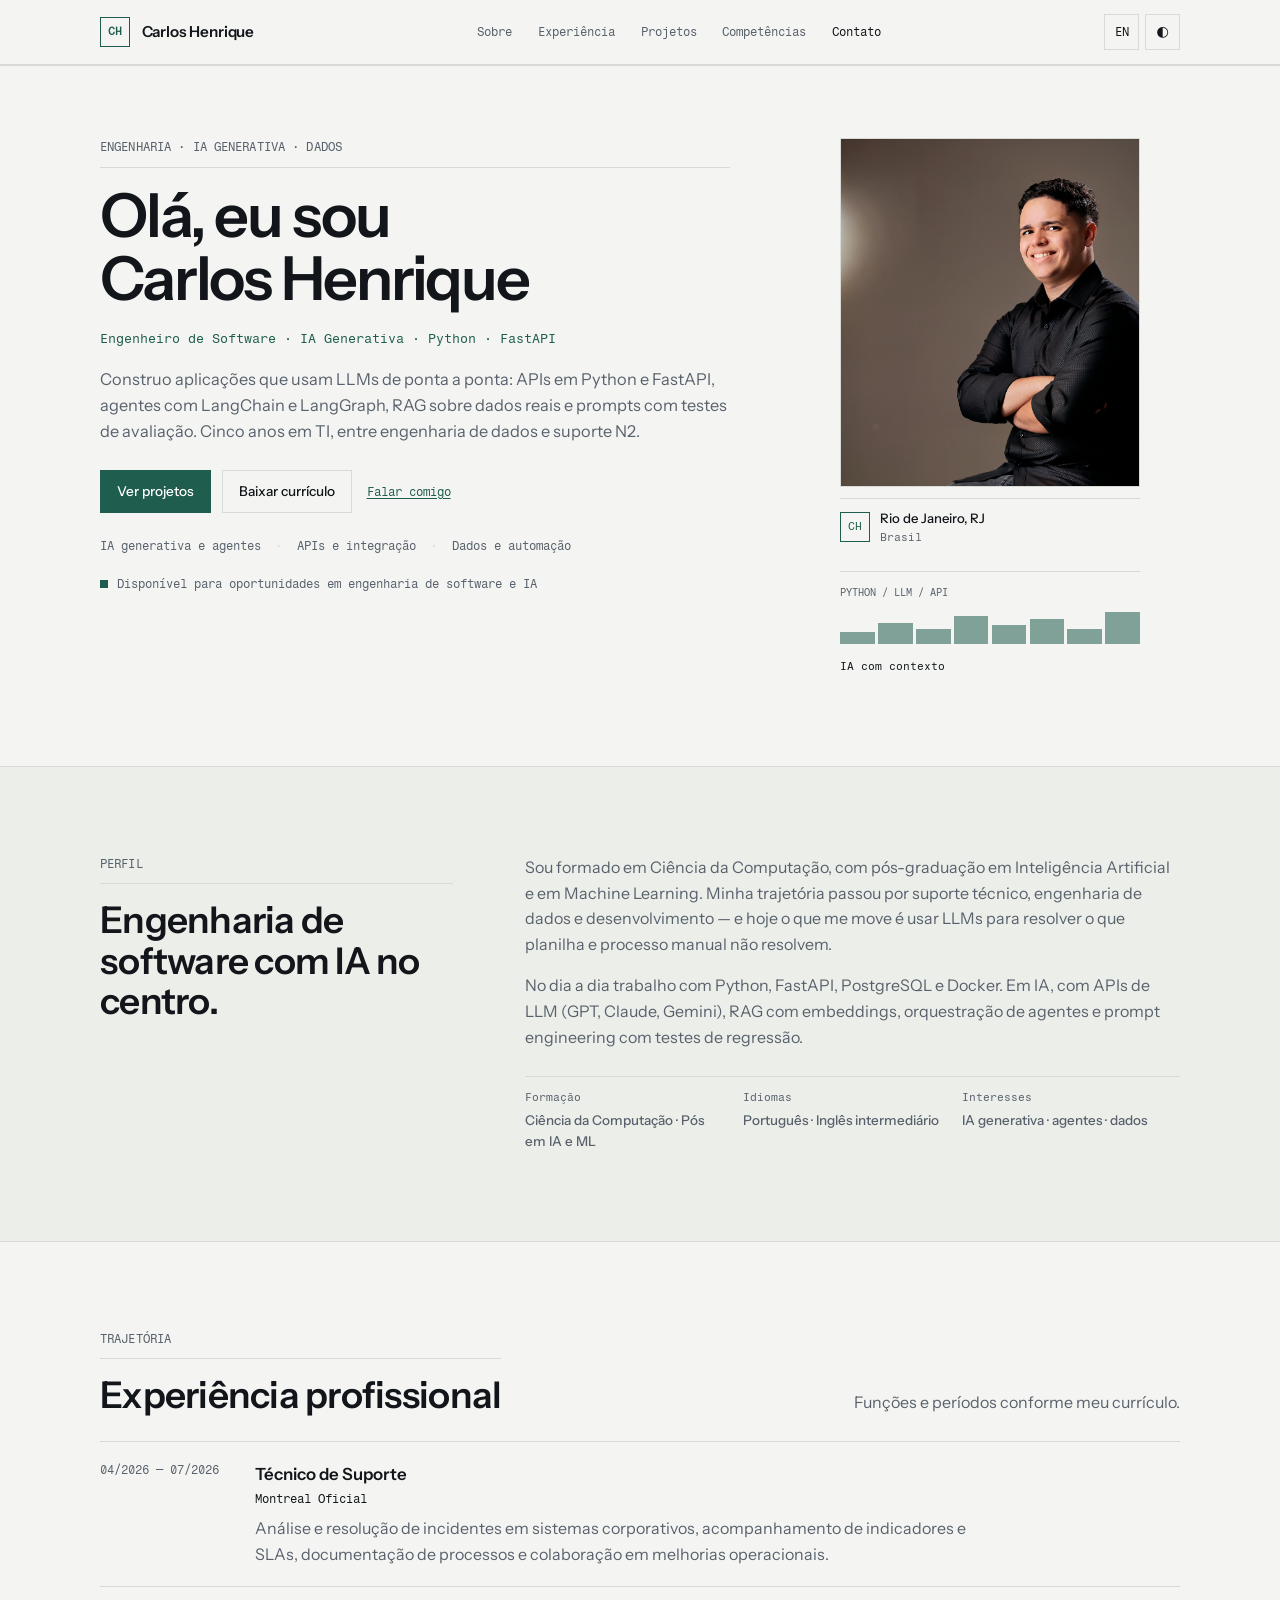
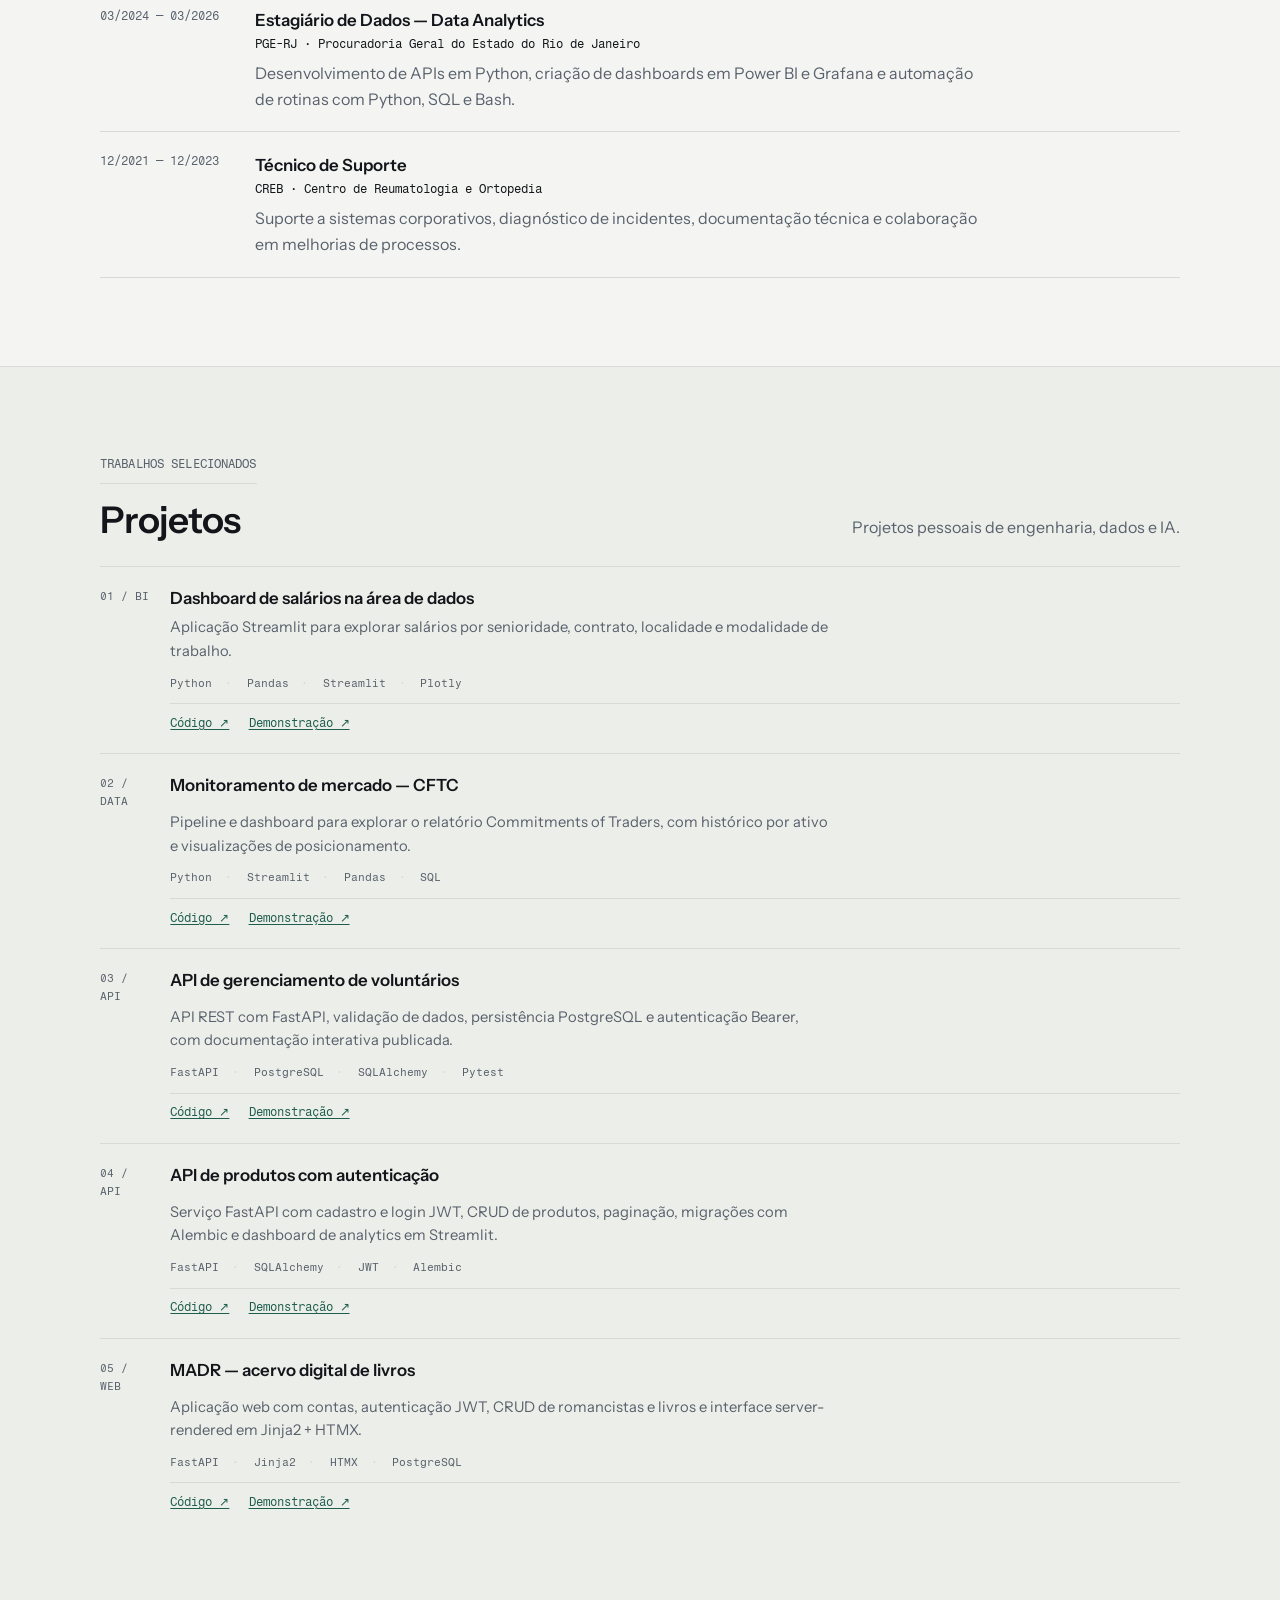
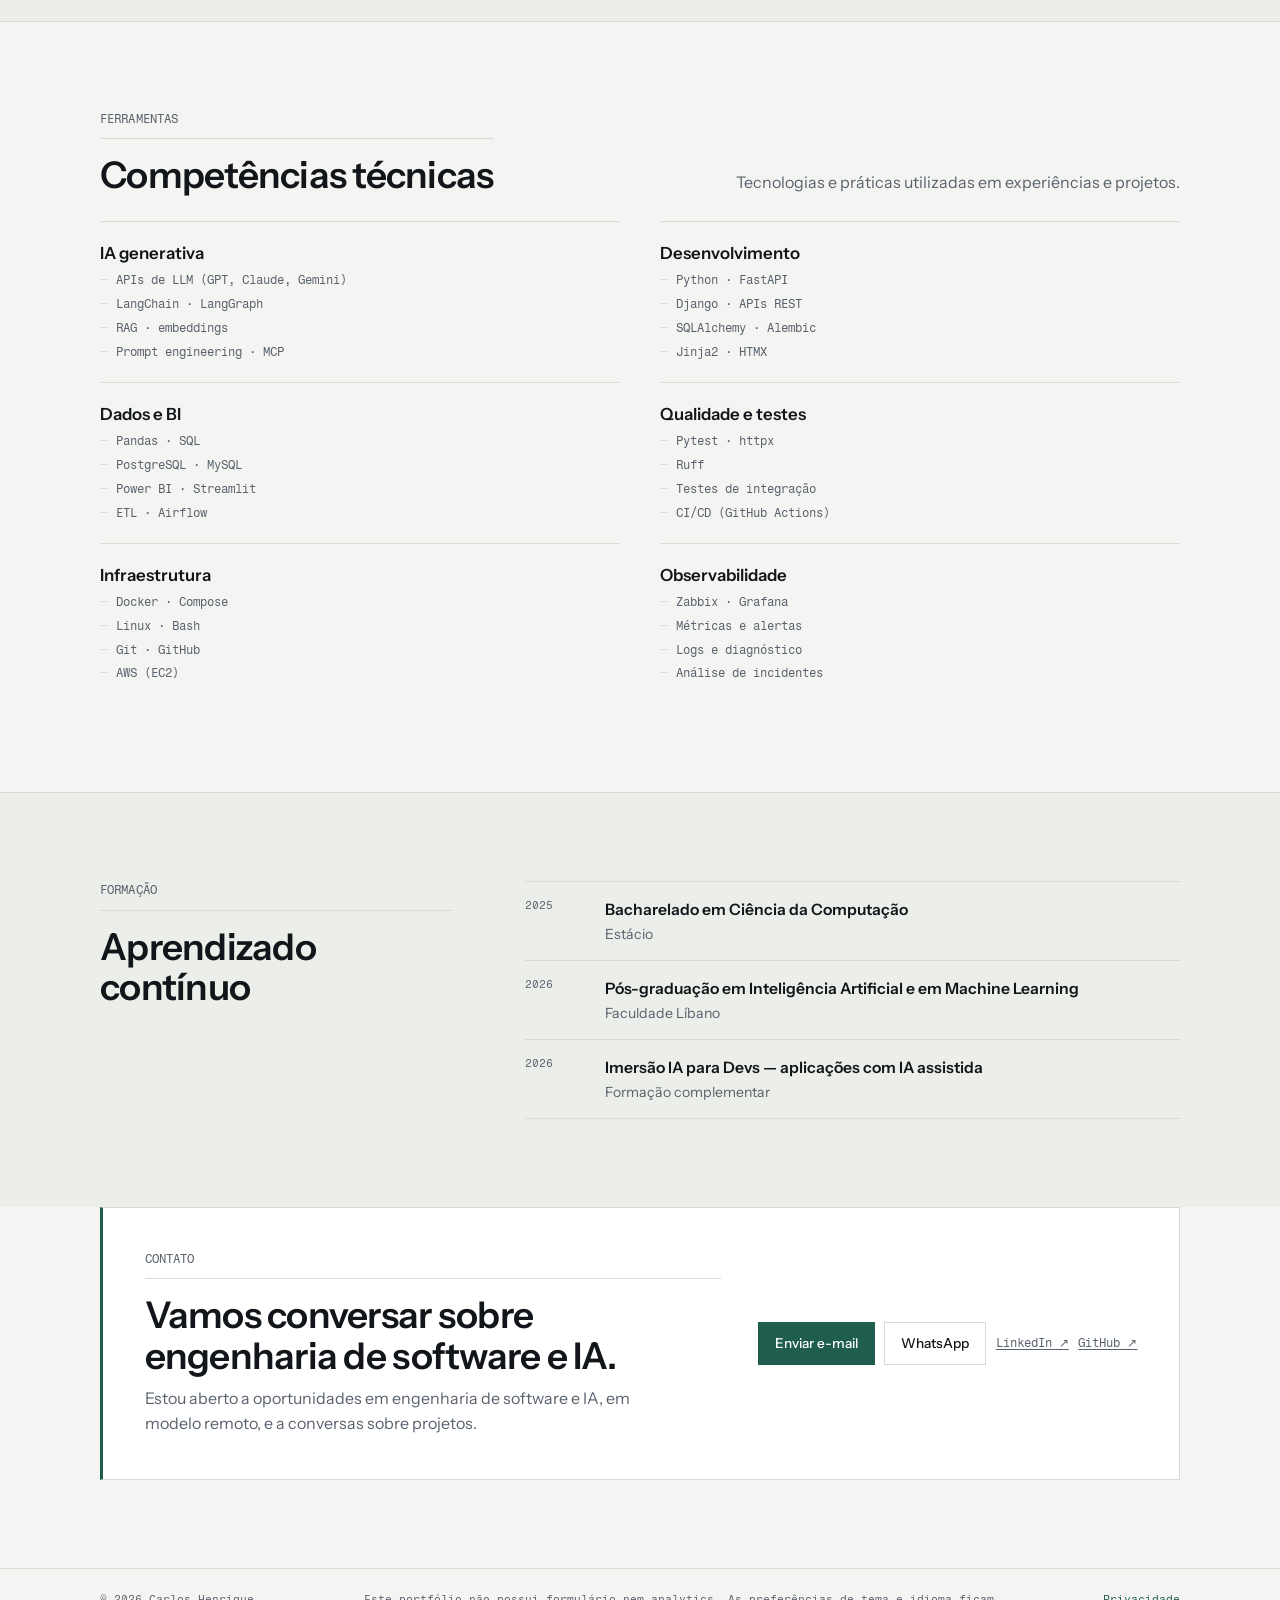
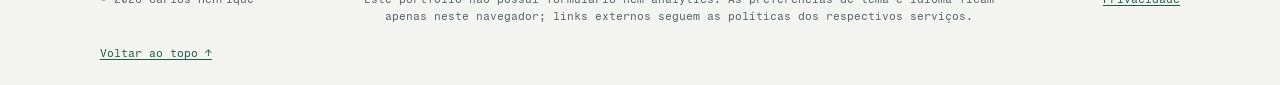
<file: index.html>
<!doctype html>
<html lang="pt-BR" data-theme="light">
<head>
  <meta charset="utf-8">
  <meta name="viewport" content="width=device-width, initial-scale=1">
  <meta name="color-scheme" content="light dark">
  <meta name="theme-color" content="#f4f5f2">
  <meta name="description" content="Portfólio de Carlos Henrique, engenheiro de software: IA generativa, Python, FastAPI, LLMs e dados, com projetos de APIs, automação e observabilidade." data-description-pt="Portfólio de Carlos Henrique, engenheiro de software: IA generativa, Python, FastAPI, LLMs e dados, com projetos de APIs, automação e observabilidade." data-description-en="Carlos Henrique's portfolio: a software engineer working with generative AI, Python, FastAPI, LLMs and data, with projects in APIs, automation and observability.">
  <meta name="robots" content="index,follow">
  <title data-pt="Carlos Henrique | Engenheiro de Software · IA Generativa" data-en="Carlos Henrique | Software Engineer · Generative AI">Carlos Henrique | Engenheiro de Software · IA Generativa</title>
  <link rel="canonical" href="https://carlos-henrique-junior.github.io/">
  <meta property="og:type" content="profile">
  <meta property="og:site_name" content="Carlos Henrique">
  <meta property="og:title" content="Carlos Henrique | Engenheiro de Software · IA Generativa">
  <meta property="og:description" content="Portfólio de Carlos Henrique, engenheiro de software: IA generativa, Python, FastAPI, LLMs e dados, com projetos de APIs, automação e observabilidade.">
  <meta property="og:url" content="https://carlos-henrique-junior.github.io/">
  <meta property="og:image" content="https://carlos-henrique-junior.github.io/assets/og-image.png">
  <meta property="og:image:type" content="image/png">
  <meta property="og:image:width" content="1200">
  <meta property="og:image:height" content="630">
  <meta property="og:image:alt" content="Carlos Henrique, engenheiro de software com foco em IA generativa, Python, FastAPI, LLMs e dados">
  <meta property="og:locale" content="pt_BR">
  <meta property="og:locale:alternate" content="en_US">
  <meta name="twitter:card" content="summary_large_image">
  <meta name="twitter:title" content="Carlos Henrique | Engenheiro de Software · IA Generativa">
  <meta name="twitter:description" content="Portfólio de Carlos Henrique, engenheiro de software: IA generativa, Python, FastAPI, LLMs e dados, com projetos de APIs, automação e observabilidade.">
  <meta name="twitter:image" content="https://carlos-henrique-junior.github.io/assets/og-image.png">
  <meta name="twitter:image:alt" content="Card do portfólio de Carlos Henrique">
  <script type="application/ld+json">
  {
    "@context": "https://schema.org",
    "@graph": [
      {
        "@type": "Person",
        "@id": "https://carlos-henrique-junior.github.io/#person",
        "name": "Carlos Henrique Costa da Silva Junior",
        "alternateName": "Carlos Henrique",
        "jobTitle": "Engenheiro de Software",
        "description": "Engenheiro de software com foco em IA generativa, Python, FastAPI, LLMs e dados.",
        "url": "https://carlos-henrique-junior.github.io/",
        "image": "https://carlos-henrique-junior.github.io/assets/og-image.png",
        "email": "mailto:chjunior05@gmail.com",
        "sameAs": [
          "https://github.com/Carlos-Henrique-Junior",
          "https://www.linkedin.com/in/carlos-henrique-junior"
        ],
        "knowsAbout": ["Inteligência artificial generativa", "Python", "FastAPI", "LLMs", "Engenharia de dados", "Observabilidade"],
        "alumniOf": {
          "@type": "CollegeOrUniversity",
          "name": "Universidade Estácio de Sá"
        }
      },
      {
        "@type": "WebSite",
        "@id": "https://carlos-henrique-junior.github.io/#website",
        "url": "https://carlos-henrique-junior.github.io/",
        "name": "Carlos Henrique — Portfólio",
        "inLanguage": "pt-BR",
        "publisher": { "@id": "https://carlos-henrique-junior.github.io/#person" }
      }
    ]
  }
  </script>
  <link rel="preload" href="assets/fonts/instrument-sans-latin.woff2" as="font" type="font/woff2" crossorigin>
  <link rel="preload" href="assets/fonts/fragment-mono-latin.woff2" as="font" type="font/woff2" crossorigin>
  <link rel="icon" type="image/svg+xml" href="assets/favicon.svg">
  <link rel="stylesheet" href="assets/css/styles.css">
  <script src="assets/js/app.js" defer></script>
</head>
<body>
  <a class="skip-link" href="#main" data-pt="Pular para o conteúdo" data-en="Skip to content">Pular para o conteúdo</a>
  <header class="site-header">
    <div class="container nav-shell">
      <a class="brand" href="#home" aria-label="Carlos Henrique — início" data-aria-pt="Carlos Henrique — início" data-aria-en="Carlos Henrique — home">
        <span class="brand-mark" aria-hidden="true">CH</span>
        <span class="brand-name">Carlos Henrique</span>
      </a>
      <nav id="main-nav" class="main-nav" aria-label="Navegação principal" data-aria-pt="Navegação principal" data-aria-en="Primary navigation">
        <a href="#about" data-pt="Sobre" data-en="About">Sobre</a>
        <a href="#experience" data-pt="Experiência" data-en="Experience">Experiência</a>
        <a href="#projects" data-pt="Projetos" data-en="Projects">Projetos</a>
        <a href="#skills" data-pt="Competências" data-en="Skills">Competências</a>
        <a class="nav-contact" href="#contact" data-pt="Contato" data-en="Contact">Contato</a>
      </nav>
      <div class="nav-tools">
        <button id="language-toggle" class="icon-button language-button" type="button" aria-label="Mudar idioma para inglês">EN</button>
        <button id="theme-toggle" class="icon-button" type="button" aria-label="Ativar tema escuro" aria-pressed="false">
          <span class="theme-glyph" aria-hidden="true">◐</span>
        </button>
      </div>
    </div>
  </header>

  <main id="main" tabindex="-1">
    <section id="home" class="hero section-shell">
      <div class="container hero-grid">
        <div class="hero-copy">
          <p class="eyebrow" data-pt="ENGENHARIA · IA GENERATIVA · DADOS" data-en="ENGINEERING · GENERATIVE AI · DATA">ENGENHARIA · IA GENERATIVA · DADOS</p>
          <h1><span data-pt="Olá, eu sou" data-en="Hello, I'm">Olá, eu sou</span><br><strong>Carlos Henrique</strong></h1>
          <p class="role-line" data-pt="Engenheiro de Software · IA Generativa · Python · FastAPI" data-en="Software Engineer · Generative AI · Python · FastAPI">Engenheiro de Software · IA Generativa · Python · FastAPI</p>
          <p class="hero-summary" data-pt="Construo aplicações que usam LLMs de ponta a ponta: APIs em Python e FastAPI, agentes com LangChain e LangGraph, RAG sobre dados reais e prompts com testes de avaliação. Cinco anos em TI, entre engenharia de dados e suporte N2." data-en="I build applications that put LLMs to work end to end: Python and FastAPI APIs, agents with LangChain and LangGraph, RAG over real data, and prompts backed by evaluation tests. Five years in IT, across data engineering and N2 support.">Construo aplicações que usam LLMs de ponta a ponta: APIs em Python e FastAPI, agentes com LangChain e LangGraph, RAG sobre dados reais e prompts com testes de avaliação. Cinco anos em TI, entre engenharia de dados e suporte N2.</p>
          <div class="hero-actions">
            <a class="button button-primary" href="#projects" data-pt="Ver projetos" data-en="Explore projects">Ver projetos</a>
            <a class="button button-secondary" href="CV_Carlos_Henrique_AI_Engineer.pdf" download>
              <span data-pt="Baixar currículo" data-en="Download résumé">Baixar currículo</span>
            </a>
            <a class="text-link" href="#contact" data-pt="Falar comigo" data-en="Contact me">Falar comigo</a>
          </div>
          <ul class="focus-list" aria-label="Áreas de atuação" data-aria-pt="Áreas de atuação" data-aria-en="Areas of focus">
            <li data-pt="IA generativa e agentes" data-en="Generative AI and agents">IA generativa e agentes</li>
            <li data-pt="APIs e integração" data-en="APIs and integration">APIs e integração</li>
            <li data-pt="Dados e automação" data-en="Data and automation">Dados e automação</li>
          </ul>
          <p class="availability"><span class="availability-dot" aria-hidden="true"></span><span data-pt="Disponível para oportunidades em engenharia de software e IA" data-en="Open to software engineering and AI opportunities">Disponível para oportunidades em engenharia de software e IA</span></p>
        </div>
        <figure class="profile-figure">
          <div class="photo-frame">
            <img src="img/foto.jpg" alt="Foto de Carlos Henrique" data-alt-pt="Foto de Carlos Henrique" data-alt-en="Photo of Carlos Henrique" width="420" height="520" fetchpriority="high">
          </div>
          <figcaption class="profile-caption">
            <span class="caption-mark" aria-hidden="true">CH</span>
            <span><strong>Rio de Janeiro, RJ</strong><small data-pt="Brasil" data-en="Brazil">Brasil</small></span>
          </figcaption>
          <div class="data-card" aria-hidden="true">
            <span class="data-card-label">PYTHON / LLM / API</span>
            <span class="data-card-bars"><i></i><i></i><i></i><i></i><i></i><i></i><i></i><i></i></span>
            <span class="data-card-caption" data-pt="IA com contexto" data-en="AI with context">IA com contexto</span>
          </div>
        </figure>
      </div>
    </section>

    <section id="about" class="section-shell section-muted">
      <div class="container section-grid">
        <div class="section-heading">
          <p class="eyebrow" data-pt="PERFIL" data-en="PROFILE">PERFIL</p>
          <h2 data-pt="Engenharia de software com IA no centro." data-en="Software engineering with AI at the center.">Engenharia de software com IA no centro.</h2>
        </div>
        <div class="section-copy">
          <p data-pt="Sou formado em Ciência da Computação, com pós-graduação em Inteligência Artificial e em Machine Learning. Minha trajetória passou por suporte técnico, engenharia de dados e desenvolvimento — e hoje o que me move é usar LLMs para resolver o que planilha e processo manual não resolvem." data-en="I hold a degree in Computer Science and postgraduate studies in Artificial Intelligence and Machine Learning. My path went through technical support, data engineering, and software development — and what drives me today is using LLMs to solve what spreadsheets and manual processes cannot.">Sou formado em Ciência da Computação, com pós-graduação em Inteligência Artificial e em Machine Learning. Minha trajetória passou por suporte técnico, engenharia de dados e desenvolvimento — e hoje o que me move é usar LLMs para resolver o que planilha e processo manual não resolvem.</p>
          <p data-pt="No dia a dia trabalho com Python, FastAPI, PostgreSQL e Docker. Em IA, com APIs de LLM (GPT, Claude, Gemini), RAG com embeddings, orquestração de agentes e prompt engineering com testes de regressão." data-en="Day to day I work with Python, FastAPI, PostgreSQL, and Docker. In AI, with LLM APIs (GPT, Claude, Gemini), RAG with embeddings, agent orchestration, and prompt engineering backed by regression tests.">No dia a dia trabalho com Python, FastAPI, PostgreSQL e Docker. Em IA, com APIs de LLM (GPT, Claude, Gemini), RAG com embeddings, orquestração de agentes e prompt engineering com testes de regressão.</p>
          <div class="fact-row">
            <div><span class="fact-label" data-pt="Formação" data-en="Education">Formação</span><strong data-pt="Ciência da Computação · Pós em IA e ML" data-en="Computer Science · Postgrad in AI and ML">Ciência da Computação · Pós em IA e ML</strong></div>
            <div><span class="fact-label" data-pt="Idiomas" data-en="Languages">Idiomas</span><strong data-pt="Português · Inglês intermediário" data-en="Portuguese · Intermediate English">Português · Inglês intermediário</strong></div>
            <div><span class="fact-label" data-pt="Interesses" data-en="Interests">Interesses</span><strong data-pt="IA generativa · agentes · dados" data-en="Generative AI · agents · data">IA generativa · agentes · dados</strong></div>
          </div>
        </div>
      </div>
    </section>

    <section id="experience" class="section-shell">
      <div class="container">
        <div class="section-title-row">
          <div><p class="eyebrow" data-pt="TRAJETÓRIA" data-en="CAREER">TRAJETÓRIA</p><h2 data-pt="Experiência profissional" data-en="Professional experience">Experiência profissional</h2></div>
          <p data-pt="Funções e períodos conforme meu currículo." data-en="Roles and dates as listed in my résumé.">Funções e períodos conforme meu currículo.</p>
        </div>
        <div class="experience-list">
          <article class="experience-item">
            <div class="experience-date">04/2026 — 07/2026</div>
            <div class="experience-body"><h3 data-pt="Técnico de Suporte" data-en="Support Technician">Técnico de Suporte</h3><p class="company">Montreal Oficial</p><p data-pt="Análise e resolução de incidentes em sistemas corporativos, acompanhamento de indicadores e SLAs, documentação de processos e colaboração em melhorias operacionais." data-en="Analyzed and resolved incidents in corporate systems, monitored operational indicators and SLAs, documented processes, and collaborated on operational improvements.">Análise e resolução de incidentes em sistemas corporativos, acompanhamento de indicadores e SLAs, documentação de processos e colaboração em melhorias operacionais.</p></div>
          </article>
          <article class="experience-item">
            <div class="experience-date">03/2024 — 03/2026</div>
            <div class="experience-body"><h3 data-pt="Estagiário de Dados — Data Analytics" data-en="Data Analytics Intern">Estagiário de Dados — Data Analytics</h3><p class="company">PGE-RJ · Procuradoria Geral do Estado do Rio de Janeiro</p><p data-pt="Desenvolvimento de APIs em Python, criação de dashboards em Power BI e Grafana e automação de rotinas com Python, SQL e Bash." data-en="Developed Python APIs, built Power BI and Grafana dashboards, and automated workflows with Python, SQL, and Bash.">Desenvolvimento de APIs em Python, criação de dashboards em Power BI e Grafana e automação de rotinas com Python, SQL e Bash.</p></div>
          </article>
          <article class="experience-item">
            <div class="experience-date">12/2021 — 12/2023</div>
            <div class="experience-body"><h3 data-pt="Técnico de Suporte" data-en="Support Technician">Técnico de Suporte</h3><p class="company">CREB · Centro de Reumatologia e Ortopedia</p><p data-pt="Suporte a sistemas corporativos, diagnóstico de incidentes, documentação técnica e colaboração em melhorias de processos." data-en="Supported corporate systems, diagnosed incidents, documented technical processes, and collaborated on process improvements.">Suporte a sistemas corporativos, diagnóstico de incidentes, documentação técnica e colaboração em melhorias de processos.</p></div>
          </article>
        </div>
      </div>
    </section>

    <section id="projects" class="section-shell section-muted">
      <div class="container">
        <div class="section-title-row">
          <div><p class="eyebrow" data-pt="TRABALHOS SELECIONADOS" data-en="SELECTED WORK">TRABALHOS SELECIONADOS</p><h2 data-pt="Projetos" data-en="Projects">Projetos</h2></div>
          <p data-pt="Projetos pessoais de engenharia, dados e IA." data-en="Personal projects across engineering, data, and AI.">Projetos pessoais de engenharia, dados e IA.</p>
        </div>
        <div class="project-grid">
          <article class="project-card">
            <p class="project-index">01 / BI</p><h3 data-pt="Dashboard de salários na área de dados" data-en="Data salaries dashboard">Dashboard de salários na área de dados</h3>
            <p data-pt="Aplicação Streamlit para explorar salários por senioridade, contrato, localidade e modalidade de trabalho." data-en="A Streamlit app for exploring salaries by seniority, contract, location, and work setting.">Aplicação Streamlit para explorar salários por senioridade, contrato, localidade e modalidade de trabalho.</p>
            <ul class="tag-list"><li>Python</li><li>Pandas</li><li>Streamlit</li><li>Plotly</li></ul>
            <div class="project-links"><a href="https://github.com/Carlos-Henrique-Junior/Dashboard_de_Salarios_Area_de_Dados" target="_blank" rel="noopener noreferrer" data-pt="Código ↗" data-en="Source ↗">Código ↗</a><a href="https://salarios.lemostech.dev.br" target="_blank" rel="noopener noreferrer" data-pt="Demonstração ↗" data-en="Demo ↗">Demonstração ↗</a></div>
          </article>
          <article class="project-card">
            <p class="project-index">02 / DATA</p><h3 data-pt="Monitoramento de mercado — CFTC" data-en="CFTC market monitoring">Monitoramento de mercado — CFTC</h3>
            <p data-pt="Pipeline e dashboard para explorar o relatório Commitments of Traders, com histórico por ativo e visualizações de posicionamento." data-en="A pipeline and dashboard for exploring Commitments of Traders data, with asset history and positioning visualizations.">Pipeline e dashboard para explorar o relatório Commitments of Traders, com histórico por ativo e visualizações de posicionamento.</p>
            <ul class="tag-list"><li>Python</li><li>Streamlit</li><li>Pandas</li><li>SQL</li></ul>
            <div class="project-links"><a href="https://github.com/Carlos-Henrique-Junior/monitoramento-cftc" target="_blank" rel="noopener noreferrer" data-pt="Código ↗" data-en="Source ↗">Código ↗</a><a href="https://cftc.lemostech.dev.br" target="_blank" rel="noopener noreferrer" data-pt="Demonstração ↗" data-en="Demo ↗">Demonstração ↗</a></div>
          </article>
          <article class="project-card">
            <p class="project-index">03 / API</p><h3 data-pt="API de gerenciamento de voluntários" data-en="Volunteer management API">API de gerenciamento de voluntários</h3>
            <p data-pt="API REST com FastAPI, validação de dados, persistência PostgreSQL e autenticação Bearer, com documentação interativa publicada." data-en="A REST API built with FastAPI, data validation, PostgreSQL persistence, and Bearer authentication, with interactive documentation published.">API REST com FastAPI, validação de dados, persistência PostgreSQL e autenticação Bearer, com documentação interativa publicada.</p>
            <ul class="tag-list"><li>FastAPI</li><li>PostgreSQL</li><li>SQLAlchemy</li><li>Pytest</li></ul>
            <div class="project-links"><a href="https://github.com/Carlos-Henrique-Junior/desafio-backend-voluntarios" target="_blank" rel="noopener noreferrer" data-pt="Código ↗" data-en="Source ↗">Código ↗</a><a href="https://desafio.lemostech.dev.br/docs" target="_blank" rel="noopener noreferrer" data-pt="Demonstração ↗" data-en="Demo ↗">Demonstração ↗</a></div>
          </article>
          <article class="project-card">
            <p class="project-index">04 / API</p><h3 data-pt="API de produtos com autenticação" data-en="Products API with authentication">API de produtos com autenticação</h3>
            <p data-pt="Serviço FastAPI com cadastro e login JWT, CRUD de produtos, paginação, migrações com Alembic e dashboard de analytics em Streamlit." data-en="A FastAPI service with JWT signup and login, product CRUD, pagination, Alembic migrations, and a Streamlit analytics dashboard.">Serviço FastAPI com cadastro e login JWT, CRUD de produtos, paginação, migrações com Alembic e dashboard de analytics em Streamlit.</p>
            <ul class="tag-list"><li>FastAPI</li><li>SQLAlchemy</li><li>JWT</li><li>Alembic</li></ul>
            <div class="project-links"><a href="https://github.com/Carlos-Henrique-Junior/products-api" target="_blank" rel="noopener noreferrer" data-pt="Código ↗" data-en="Source ↗">Código ↗</a><a href="https://products.lemostech.dev.br/docs" target="_blank" rel="noopener noreferrer" data-pt="Demonstração ↗" data-en="Demo ↗">Demonstração ↗</a></div>
          </article>
          <article class="project-card">
            <p class="project-index">05 / WEB</p><h3 data-pt="MADR — acervo digital de livros" data-en="MADR — digital book catalog">MADR — acervo digital de livros</h3>
            <p data-pt="Aplicação web com contas, autenticação JWT, CRUD de romancistas e livros e interface server-rendered em Jinja2 + HTMX." data-en="A web application with accounts, JWT authentication, author and book CRUD, and a server-rendered Jinja2 + HTMX interface.">Aplicação web com contas, autenticação JWT, CRUD de romancistas e livros e interface server-rendered em Jinja2 + HTMX.</p>
            <ul class="tag-list"><li>FastAPI</li><li>Jinja2</li><li>HTMX</li><li>PostgreSQL</li></ul>
            <div class="project-links"><a href="https://github.com/Carlos-Henrique-Junior/madr" target="_blank" rel="noopener noreferrer" data-pt="Código ↗" data-en="Source ↗">Código ↗</a><a href="https://madr.lemostech.dev.br" target="_blank" rel="noopener noreferrer" data-pt="Demonstração ↗" data-en="Demo ↗">Demonstração ↗</a></div>
          </article>
        </div>
      </div>
    </section>

    <section id="skills" class="section-shell">
      <div class="container">
        <div class="section-title-row"><div><p class="eyebrow" data-pt="FERRAMENTAS" data-en="TOOLS">FERRAMENTAS</p><h2 data-pt="Competências técnicas" data-en="Technical skills">Competências técnicas</h2></div><p data-pt="Tecnologias e práticas utilizadas em experiências e projetos." data-en="Technologies and practices used across work and projects.">Tecnologias e práticas utilizadas em experiências e projetos.</p></div>
        <div class="skills-grid">
          <article class="skill-card"><h3 data-pt="IA generativa" data-en="Generative AI">IA generativa</h3><ul><li>APIs de LLM (GPT, Claude, Gemini)</li><li>LangChain · LangGraph</li><li>RAG · embeddings</li><li>Prompt engineering · MCP</li></ul></article>
          <article class="skill-card"><h3 data-pt="Desenvolvimento" data-en="Development">Desenvolvimento</h3><ul><li>Python · FastAPI</li><li>Django · APIs REST</li><li>SQLAlchemy · Alembic</li><li>Jinja2 · HTMX</li></ul></article>
          <article class="skill-card"><h3 data-pt="Dados e BI" data-en="Data and BI">Dados e BI</h3><ul><li>Pandas · SQL</li><li>PostgreSQL · MySQL</li><li>Power BI · Streamlit</li><li>ETL · Airflow</li></ul></article>
          <article class="skill-card"><h3 data-pt="Qualidade e testes" data-en="Quality and testing">Qualidade e testes</h3><ul><li>Pytest · httpx</li><li>Ruff</li><li>Testes de integração</li><li>CI/CD (GitHub Actions)</li></ul></article>
          <article class="skill-card"><h3 data-pt="Infraestrutura" data-en="Infrastructure">Infraestrutura</h3><ul><li>Docker · Compose</li><li>Linux · Bash</li><li>Git · GitHub</li><li>AWS (EC2)</li></ul></article>
          <article class="skill-card"><h3 data-pt="Observabilidade" data-en="Observability">Observabilidade</h3><ul><li>Zabbix · Grafana</li><li>Métricas e alertas</li><li>Logs e diagnóstico</li><li>Análise de incidentes</li></ul></article>
        </div>
      </div>
    </section>

    <section id="education" class="section-shell section-muted">
      <div class="container section-grid">
        <div class="section-heading"><p class="eyebrow" data-pt="FORMAÇÃO" data-en="EDUCATION">FORMAÇÃO</p><h2 data-pt="Aprendizado contínuo" data-en="Continuous learning">Aprendizado contínuo</h2></div>
        <div class="education-list">
          <article><span>2025</span><div><h3 data-pt="Bacharelado em Ciência da Computação" data-en="BSc in Computer Science">Bacharelado em Ciência da Computação</h3><p>Estácio</p></div></article>
          <article><span>2026</span><div><h3 data-pt="Pós-graduação em Inteligência Artificial e em Machine Learning" data-en="Postgraduate studies in Artificial Intelligence and Machine Learning">Pós-graduação em Inteligência Artificial e em Machine Learning</h3><p>Faculdade Líbano</p></div></article>
          <article><span>2026</span><div><h3 data-pt="Imersão IA para Devs — aplicações com IA assistida" data-en="AI for Developers immersion — AI-assisted applications">Imersão IA para Devs — aplicações com IA assistida</h3><p data-pt="Formação complementar" data-en="Additional training">Formação complementar</p></div></article>
        </div>
      </div>
    </section>

    <section id="contact" class="section-shell contact-section">
      <div class="container contact-panel">
        <div><p class="eyebrow" data-pt="CONTATO" data-en="CONTACT">CONTATO</p><h2 data-pt="Vamos conversar sobre engenharia de software e IA." data-en="Let's talk about software engineering and AI.">Vamos conversar sobre engenharia de software e IA.</h2><p data-pt="Estou aberto a oportunidades em engenharia de software e IA, em modelo remoto, e a conversas sobre projetos." data-en="I'm open to software engineering and AI opportunities, remote, and to conversations about projects.">Estou aberto a oportunidades em engenharia de software e IA, em modelo remoto, e a conversas sobre projetos.</p></div>
        <div class="contact-links">
          <a class="button button-light" href="mailto:chjunior05@gmail.com" aria-label="Enviar e-mail para Carlos Henrique" data-aria-pt="Enviar e-mail para Carlos Henrique" data-aria-en="Email Carlos Henrique"><span data-pt="Enviar e-mail" data-en="Send an email">Enviar e-mail</span></a>
          <a class="button button-outline" href="https://wa.me/5521988835047" target="_blank" rel="noopener noreferrer"><span data-pt="WhatsApp" data-en="WhatsApp">WhatsApp</span></a>
          <a class="contact-social" href="https://www.linkedin.com/in/carlos-henrique-junior" target="_blank" rel="noopener noreferrer">LinkedIn ↗</a>
          <a class="contact-social" href="https://github.com/Carlos-Henrique-Junior" target="_blank" rel="noopener noreferrer">GitHub ↗</a>
        </div>
      </div>
    </section>
  </main>

  <footer class="site-footer">
    <div class="container footer-row">
      <p>© <span id="current-year"></span> Carlos Henrique</p>
      <p class="privacy-note" data-pt="Este portfólio não possui formulário nem analytics. As preferências de tema e idioma ficam apenas neste navegador; links externos seguem as políticas dos respectivos serviços." data-en="This portfolio has no forms or analytics. Theme and language preferences stay in this browser; external links are governed by the providers' policies.">Este portfólio não possui formulário nem analytics. As preferências de tema e idioma ficam apenas neste navegador; links externos seguem as políticas dos respectivos serviços.</p>
      <a href="privacidade.html" data-pt="Privacidade" data-en="Privacy">Privacidade</a>
      <a href="#home" data-pt="Voltar ao topo ↑" data-en="Back to top ↑">Voltar ao topo ↑</a>
    </div>
  </footer>
  <noscript><p class="noscript-note">O conteúdo principal permanece disponível; controles de tema e idioma precisam de JavaScript.</p></noscript>
</body>
</html>
</file>
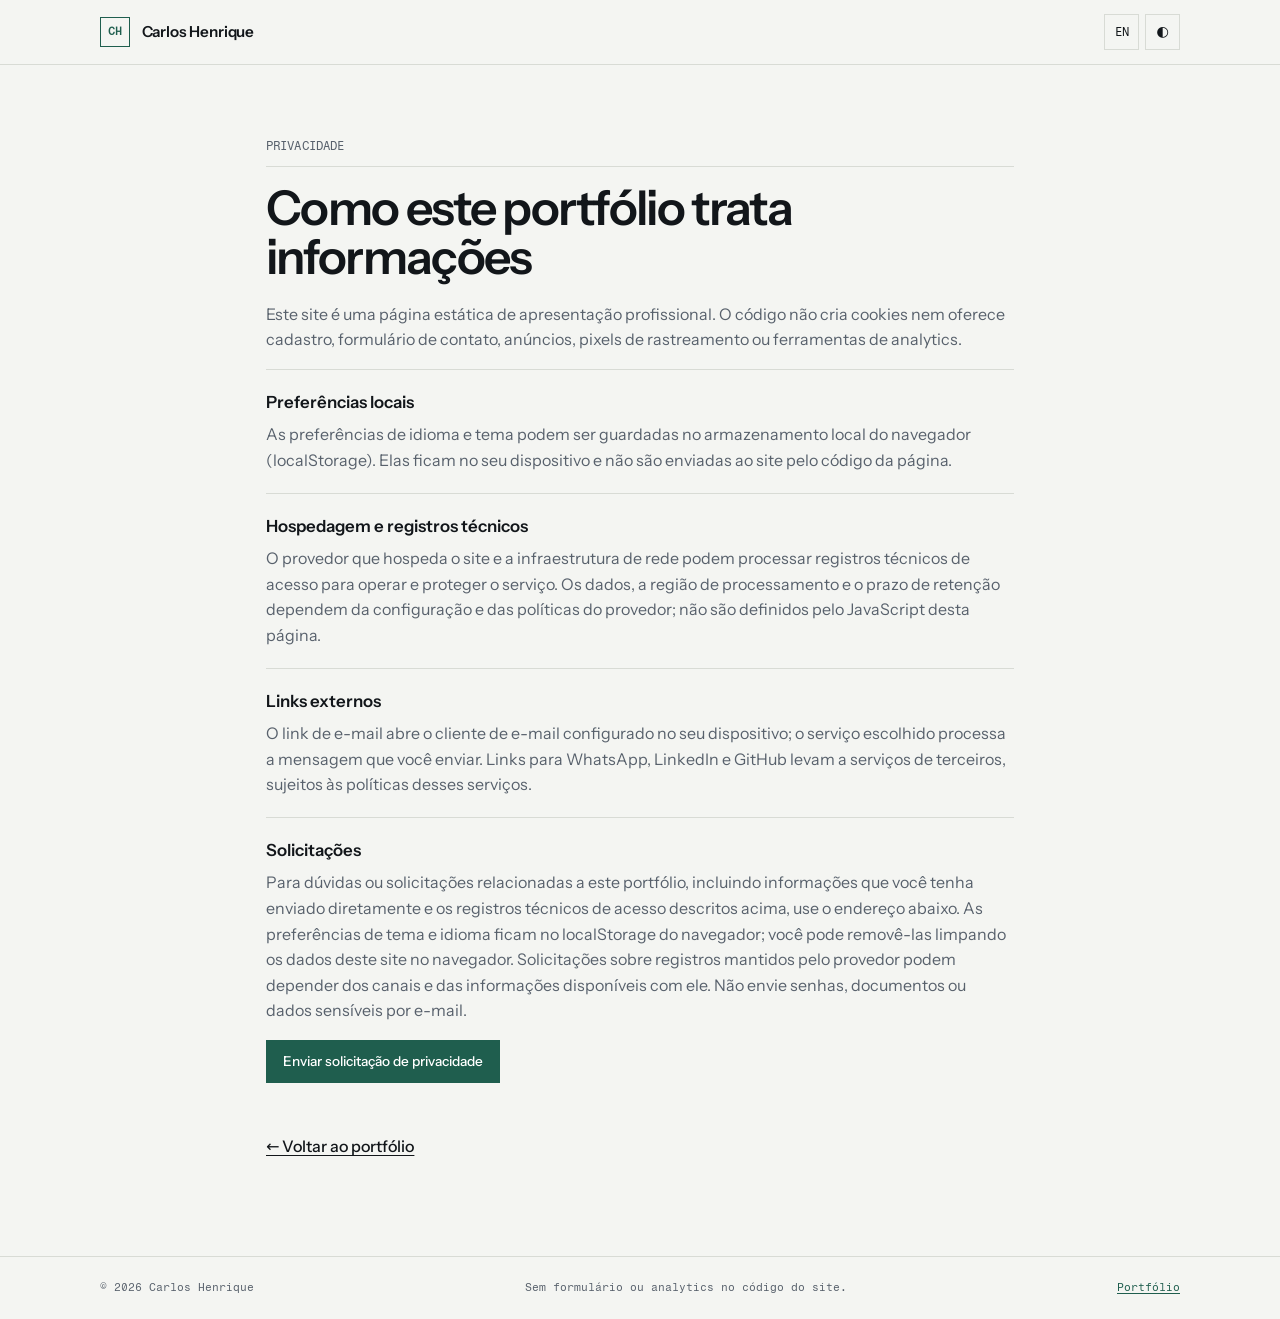
<file: privacidade.html>
<!doctype html>
<html lang="pt-BR" data-theme="light">
<head>
  <meta charset="utf-8">
  <meta name="viewport" content="width=device-width, initial-scale=1">
  <meta name="color-scheme" content="light dark">
  <meta name="description" content="Informações sobre privacidade no portfólio de Carlos Henrique." data-description-pt="Informações sobre privacidade no portfólio de Carlos Henrique." data-description-en="Privacy information for Carlos Henrique's portfolio.">
  <title data-pt="Privacidade | Carlos Henrique" data-en="Privacy | Carlos Henrique">Privacidade | Carlos Henrique</title>
  <link rel="canonical" href="https://carlos-henrique-junior.github.io/privacidade.html">
  <meta property="og:type" content="website">
  <meta property="og:site_name" content="Carlos Henrique">
  <meta property="og:title" content="Privacidade | Carlos Henrique">
  <meta property="og:description" content="Como este portfólio trata informações: sem cookies, analytics, formulários ou rastreamento.">
  <meta property="og:url" content="https://carlos-henrique-junior.github.io/privacidade.html">
  <meta property="og:image" content="https://carlos-henrique-junior.github.io/assets/og-image.png">
  <meta property="og:locale" content="pt_BR">
  <meta name="twitter:card" content="summary_large_image">
  <link rel="icon" type="image/svg+xml" href="assets/favicon.svg">
  <link rel="stylesheet" href="assets/css/styles.css">
  <script src="assets/js/app.js" defer></script>
</head>
<body>
  <a class="skip-link" href="#main" data-pt="Pular para o conteúdo" data-en="Skip to content">Pular para o conteúdo</a>
  <header class="site-header">
    <div class="container nav-shell">
      <a class="brand" href="index.html" aria-label="Voltar ao portfólio de Carlos Henrique" data-aria-pt="Voltar ao portfólio de Carlos Henrique" data-aria-en="Back to Carlos Henrique's portfolio">
        <span class="brand-mark" aria-hidden="true">CH</span>
        <span class="brand-name">Carlos Henrique</span>
      </a>
      <div class="nav-tools">
        <button id="language-toggle" class="icon-button language-button" type="button" aria-label="Mudar idioma para inglês">EN</button>
        <button id="theme-toggle" class="icon-button" type="button" aria-label="Ativar tema escuro" aria-pressed="false"><span class="theme-glyph" aria-hidden="true">◐</span></button>
      </div>
    </div>
  </header>
  <main id="main" class="container privacy-page" tabindex="-1">
    <p class="eyebrow" data-pt="PRIVACIDADE" data-en="PRIVACY">PRIVACIDADE</p>
    <h1 data-pt="Como este portfólio trata informações" data-en="How this portfolio handles information">Como este portfólio trata informações</h1>
    <p class="privacy-intro" data-pt="Este site é uma página estática de apresentação profissional. O código não cria cookies nem oferece cadastro, formulário de contato, anúncios, pixels de rastreamento ou ferramentas de analytics." data-en="This is a static professional portfolio. The site code does not create cookies or provide registration, contact forms, advertising, tracking pixels, or analytics tools.">Este site é uma página estática de apresentação profissional. O código não cria cookies nem oferece cadastro, formulário de contato, anúncios, pixels de rastreamento ou ferramentas de analytics.</p>
    <section class="privacy-block">
      <h2 data-pt="Preferências locais" data-en="Local preferences">Preferências locais</h2>
      <p data-pt="As preferências de idioma e tema podem ser guardadas no armazenamento local do navegador (localStorage). Elas ficam no seu dispositivo e não são enviadas ao site pelo código da página." data-en="Language and theme preferences may be saved in your browser's local storage (localStorage). They stay on your device and are not sent to the site by the page code.">As preferências de idioma e tema podem ser guardadas no armazenamento local do navegador (localStorage). Elas ficam no seu dispositivo e não são enviadas ao site pelo código da página.</p>
    </section>
    <section class="privacy-block">
      <h2 data-pt="Hospedagem e registros técnicos" data-en="Hosting and technical logs">Hospedagem e registros técnicos</h2>
      <p data-pt="O provedor que hospeda o site e a infraestrutura de rede podem processar registros técnicos de acesso para operar e proteger o serviço. Os dados, a região de processamento e o prazo de retenção dependem da configuração e das políticas do provedor; não são definidos pelo JavaScript desta página." data-en="The hosting provider and network infrastructure may process technical access logs to operate and protect the service. The data, processing region, and retention period depend on the provider's configuration and policies; they are not set by this page's JavaScript.">O provedor que hospeda o site e a infraestrutura de rede podem processar registros técnicos de acesso para operar e proteger o serviço. Os dados, a região de processamento e o prazo de retenção dependem da configuração e das políticas do provedor; não são definidos pelo JavaScript desta página.</p>
    </section>
    <section class="privacy-block">
      <h2 data-pt="Links externos" data-en="External links">Links externos</h2>
      <p data-pt="O link de e-mail abre o cliente de e-mail configurado no seu dispositivo; o serviço escolhido processa a mensagem que você enviar. Links para WhatsApp, LinkedIn e GitHub levam a serviços de terceiros, sujeitos às políticas desses serviços." data-en="The email link opens the email client configured on your device; the service you choose processes the message you send. WhatsApp, LinkedIn, and GitHub links lead to third-party services governed by their own policies.">O link de e-mail abre o cliente de e-mail configurado no seu dispositivo; o serviço escolhido processa a mensagem que você enviar. Links para WhatsApp, LinkedIn e GitHub levam a serviços de terceiros, sujeitos às políticas desses serviços.</p>
    </section>
    <section class="privacy-block">
      <h2 data-pt="Solicitações" data-en="Requests">Solicitações</h2>
      <p data-pt="Para dúvidas ou solicitações relacionadas a este portfólio, incluindo informações que você tenha enviado diretamente e os registros técnicos de acesso descritos acima, use o endereço abaixo. As preferências de tema e idioma ficam no localStorage do navegador; você pode removê-las limpando os dados deste site no navegador. Solicitações sobre registros mantidos pelo provedor podem depender dos canais e das informações disponíveis com ele. Não envie senhas, documentos ou dados sensíveis por e-mail." data-en="For questions or requests about this portfolio, including information you sent directly and the technical access logs described above, use the address below. Theme and language preferences stay in your browser's localStorage; remove them by clearing this site's data in your browser. Requests about records held by the provider may depend on its channels and available information. Do not send passwords, identity documents, or sensitive data by email.">Para dúvidas ou solicitações relacionadas a este portfólio, incluindo informações que você tenha enviado diretamente e os registros técnicos de acesso descritos acima, use o endereço abaixo. As preferências de tema e idioma ficam no localStorage do navegador; você pode removê-las limpando os dados deste site no navegador. Solicitações sobre registros mantidos pelo provedor podem depender dos canais e das informações disponíveis com ele. Não envie senhas, documentos ou dados sensíveis por e-mail.</p>
      <a class="button button-primary" href="mailto:chjunior05@gmail.com" aria-label="Enviar solicitação de privacidade por e-mail" data-aria-pt="Enviar solicitação de privacidade por e-mail" data-aria-en="Email a privacy request" data-pt="Enviar solicitação de privacidade" data-en="Send a privacy request">Enviar solicitação de privacidade</a>
    </section>
    <p class="privacy-back"><a href="index.html" data-pt="← Voltar ao portfólio" data-en="← Back to portfolio">← Voltar ao portfólio</a></p>
  </main>
  <footer class="site-footer"><div class="container footer-row"><p>© <span id="current-year"></span> Carlos Henrique</p><p class="privacy-note" data-pt="Sem formulário ou analytics no código do site." data-en="No form or analytics in the site code.">Sem formulário ou analytics no código do site.</p><a href="index.html" data-pt="Portfólio" data-en="Portfolio">Portfólio</a></div></footer>
</body>
</html>
</file>
<file: assets/css/styles.css>
/* ==========================================================================
   Carlos Henrique — portfólio pessoal
   Direção: ficha técnica de dados. Papel frio no tema claro, grafite no
   escuro; tinta, uma família de texto (Instrument Sans) e uma monoespaçada
   para dado (Fragment Mono). Régua fina separa registros; nada de cartão
   flutuante, sombra, gradiente, pílula ou rótulo em caixa alta.
   Fontes servidas pelo próprio site, em assets/fonts/.
   ========================================================================== */

@font-face {
  font-family: "Instrument Sans";
  font-style: normal;
  font-weight: 400 700;
  font-display: swap;
  src: url("../fonts/instrument-sans-latin.woff2") format("woff2");
  unicode-range: U+0000-00FF, U+0131, U+0152-0153, U+02BB-02BC, U+02C6, U+02DA, U+02DC, U+0304, U+0308, U+0329, U+2000-206F, U+20AC, U+2122, U+2191, U+2193, U+2212, U+2215, U+FEFF, U+FFFD;
}
@font-face {
  font-family: "Instrument Sans";
  font-style: normal;
  font-weight: 400 700;
  font-display: swap;
  src: url("../fonts/instrument-sans-latin-ext.woff2") format("woff2");
  unicode-range: U+0100-02BA, U+02BD-02C5, U+02C7-02CC, U+02CE-02D7, U+02DD-02FF, U+0304, U+0308, U+0329, U+1D00-1DBF, U+1E00-1E9F, U+1EF2-1EFF, U+2020, U+20A0-20AB, U+20AD-20C4, U+2113, U+2C60-2C7F, U+A720-A7FF;
}
@font-face {
  font-family: "Fragment Mono";
  font-style: normal;
  font-weight: 400;
  font-display: swap;
  src: url("../fonts/fragment-mono-latin.woff2") format("woff2");
  unicode-range: U+0000-00FF, U+0131, U+0152-0153, U+02BB-02BC, U+02C6, U+02DA, U+02DC, U+0304, U+0308, U+0329, U+2000-206F, U+20AC, U+2122, U+2191, U+2193, U+2212, U+2215, U+FEFF, U+FFFD;
}
@font-face {
  font-family: "Fragment Mono";
  font-style: normal;
  font-weight: 400;
  font-display: swap;
  src: url("../fonts/fragment-mono-latin-ext.woff2") format("woff2");
  unicode-range: U+0100-02BA, U+02BD-02C5, U+02C7-02CC, U+02CE-02D7, U+02DD-02FF, U+0304, U+0308, U+0329, U+1D00-1DBF, U+1E00-1E9F, U+1EF2-1EFF, U+2020, U+20A0-20AB, U+20AD-20C4, U+2113, U+2C60-2C7F, U+A720-A7FF;
}

:root {
  color-scheme: light;
  --page: #f4f5f2;
  --surface: #ffffff;
  --surface-muted: #eceee9;
  --text: #12161a;
  --muted: #58616c;
  --line: #d8dbd5;
  --accent: #1f5e4e;
  --accent-deep: #16463a;
  --accent-fill: #1f5e4e;
  --accent-fill-hover: #16463a;
  --accent-soft: #e3eae5;
  --brand-mark-text: #f4f5f2;
  --cyan: #3a6b7a;
  --focus: #1f5e4e;
  --shadow: none;
  --radius: 0;
  --mono: "Fragment Mono", ui-monospace, "Cascadia Mono", Menlo, Consolas, monospace;
  --sans: "Instrument Sans", system-ui, -apple-system, "Segoe UI", Roboto, sans-serif;
}

:root[data-theme="dark"] {
  color-scheme: dark;
  --page: #14181a;
  --surface: #191e20;
  --surface-muted: #1e2426;
  --text: #e8e6e1;
  --muted: #a3ada7;
  --line: #2c3335;
  --accent: #8fbfa8;
  --accent-deep: #b7d6c6;
  --accent-fill: #2f6b58;
  --accent-fill-hover: #3a7d68;
  --accent-soft: #22302a;
  --brand-mark-text: #14181a;
  --cyan: #7fb3c0;
  --focus: #8fbfa8;
}

* { box-sizing: border-box; }
html { scroll-behavior: smooth; scroll-padding-top: 4.5rem; }
body {
  margin: 0;
  background: var(--page);
  color: var(--text);
  font-family: var(--sans);
  font-size: 16px;
  line-height: 1.6;
  -webkit-font-smoothing: antialiased;
}
a { color: inherit; text-decoration-thickness: 1px; text-underline-offset: 0.18em; }
a:hover { color: var(--accent-deep); }
button { font: inherit; }
:focus-visible { outline: 2px solid var(--focus); outline-offset: 3px; }
.container { width: min(1080px, calc(100% - 2.5rem)); margin-inline: auto; }
.section-shell { padding: clamp(3.5rem, 7vw, 5.5rem) 0; border-top: 1px solid var(--line); }
.section-muted { background: var(--surface-muted); }

.skip-link {
  position: absolute; z-index: 100; top: 0.5rem; left: 0.5rem;
  transform: translateY(-150%); padding: 0.7rem 1rem;
  background: var(--text); color: var(--page);
}
.skip-link:focus { transform: translateY(0); }

/* Cabeçalho: régua, sem blur nem sombra */
.site-header { position: sticky; top: 0; z-index: 50; border-bottom: 1px solid var(--line); background: var(--page); }
.nav-shell { min-height: 4rem; display: flex; align-items: center; justify-content: space-between; gap: 1.25rem; }
.brand { display: inline-flex; align-items: center; gap: 0.7rem; text-decoration: none; font-weight: 600; letter-spacing: -0.01em; white-space: nowrap; }
.brand-mark, .caption-mark {
  display: inline-grid; place-items: center; width: 1.9rem; aspect-ratio: 1;
  border: 1px solid var(--accent); background: transparent; color: var(--accent);
  font-family: var(--mono); font-size: 0.7rem; letter-spacing: 0.02em;
}
.brand-name { font-size: 0.95rem; }
.main-nav { display: flex; align-items: center; gap: clamp(0.8rem, 2vw, 1.6rem); }
.main-nav a { color: var(--muted); font-family: var(--mono); font-size: 0.78rem; text-decoration: none; }
.main-nav a:hover, .main-nav .nav-contact { color: var(--text); }
.main-nav .nav-contact { font-weight: 400; }
.main-nav a + a { position: relative; }
.nav-tools { display: flex; align-items: center; gap: 0.35rem; }
.icon-button {
  display: inline-grid; place-items: center; min-width: 2.2rem; min-height: 2.2rem; padding: 0.3rem;
  border: 1px solid var(--line); background: transparent; color: var(--text); cursor: pointer;
}
.icon-button:hover { border-color: var(--accent); color: var(--accent); }
.language-button { font-family: var(--mono); font-size: 0.72rem; }
.theme-glyph { font-size: 0.9rem; }

/* Hero: texto à esquerda, retrato emoldurado por régua */
.hero { padding-top: clamp(2.5rem, 6vw, 4.5rem); }
.hero-grid { display: grid; grid-template-columns: minmax(0, 1.25fr) minmax(260px, 0.75fr); align-items: start; gap: clamp(2rem, 6vw, 4.5rem); }
.eyebrow {
  margin: 0 0 1rem; padding-bottom: 0.6rem; border-bottom: 1px solid var(--line);
  color: var(--muted); font-family: var(--mono); font-size: 0.74rem; font-weight: 400; letter-spacing: 0.01em;
  text-transform: none;
}
h1, h2, h3, p, figure { margin-top: 0; }
h1 { max-width: 22ch; margin-bottom: 1.1rem; font-size: clamp(2.3rem, 5.2vw, 3.8rem); font-weight: 600; line-height: 1.04; letter-spacing: -0.035em; }
h1 strong { color: inherit; font-weight: 600; }
.role-line { margin-bottom: 1.1rem; color: var(--accent); font-family: var(--mono); font-size: 0.82rem; font-weight: 400; }
.hero-summary { max-width: 62ch; margin-bottom: 1.6rem; color: var(--muted); font-size: 1.02rem; }
.hero-actions { display: flex; flex-wrap: wrap; align-items: center; gap: 0.7rem; }
.button {
  display: inline-flex; align-items: center; justify-content: center; min-height: 2.6rem;
  padding: 0.6rem 1rem; border: 1px solid transparent; font-size: 0.85rem; font-weight: 500;
  text-decoration: none;
}
.button:hover { transform: none; }
.button-primary { background: var(--accent-fill); color: #fff; border-color: var(--accent-fill); }
.button-primary:hover { background: var(--accent-fill-hover); color: #fff; }
.button-secondary { border-color: var(--line); background: transparent; color: var(--text); }
.button-secondary:hover { border-color: var(--accent); color: var(--accent); }
.text-link { padding: 0.5rem 0.2rem; color: var(--accent); font-family: var(--mono); font-size: 0.78rem; font-weight: 400; }
.focus-list { display: flex; flex-wrap: wrap; gap: 0 0.9rem; margin: 1.5rem 0 1.2rem; padding: 0; list-style: none; }
.focus-list li, .tag-list li {
  padding: 0; border: 0; background: transparent; color: var(--muted);
  font-family: var(--mono); font-size: 0.72rem;
}
.focus-list li + li::before, .tag-list li + li::before { content: "·"; margin-right: 0.9rem; color: var(--line); }
.availability { display: flex; align-items: center; gap: 0.55rem; margin: 0; color: var(--muted); font-family: var(--mono); font-size: 0.74rem; }
.availability-dot { width: 0.5rem; aspect-ratio: 1; background: var(--accent); box-shadow: none; }

.profile-figure { position: relative; width: min(100%, 300px); justify-self: end; margin-bottom: 0; }
.photo-frame { overflow: hidden; aspect-ratio: 0.86; border: 1px solid var(--line); background: var(--surface-muted); box-shadow: none; transform: none; }
.photo-frame img { display: block; width: 100%; height: 100%; object-fit: cover; object-position: center 32%; filter: grayscale(0.15); }
.profile-caption {
  display: flex; align-items: center; gap: 0.6rem; position: static;
  margin-top: 0.7rem; padding: 0.55rem 0; border-top: 1px solid var(--line);
  background: transparent; box-shadow: none;
}
.profile-caption strong, .profile-caption small { display: block; }
.profile-caption strong { font-size: 0.82rem; font-weight: 500; }
.profile-caption small { color: var(--muted); font-family: var(--mono); font-size: 0.68rem; }
.data-card { position: static; width: auto; margin-top: 1rem; padding: 0.8rem 0 0; border: 0; border-top: 1px solid var(--line); background: transparent; box-shadow: none; }
.data-card-label { display: block; color: var(--muted); font-family: var(--mono); font-size: 0.64rem; font-weight: 400; letter-spacing: 0; }
.data-card-bars { display: flex; align-items: end; gap: 0.2rem; height: 2.2rem; margin: 0.5rem 0; }
.data-card-bars i { flex: 1; min-height: 20%; background: var(--accent); opacity: 0.55; border-radius: 0; }
.data-card-bars i:nth-child(1) { height: 36%; }
.data-card-bars i:nth-child(2) { height: 61%; }
.data-card-bars i:nth-child(3) { height: 45%; }
.data-card-bars i:nth-child(4) { height: 82%; }
.data-card-bars i:nth-child(5) { height: 54%; }
.data-card-bars i:nth-child(6) { height: 72%; }
.data-card-bars i:nth-child(7) { height: 43%; }
.data-card-bars i:nth-child(8) { height: 91%; }
.data-card-caption { color: var(--text); font-family: var(--mono); font-size: 0.66rem; font-weight: 400; }

/* Seções em duas colunas com rótulo à esquerda */
.section-grid { display: grid; grid-template-columns: 0.7fr 1.3fr; gap: clamp(1.5rem, 6vw, 4.5rem); }
.section-heading h2, .section-title-row h2, .contact-panel h2 { margin-bottom: 0; font-size: clamp(1.6rem, 3vw, 2.3rem); font-weight: 600; line-height: 1.1; letter-spacing: -0.02em; }
.section-copy { color: var(--muted); }
.section-copy p { max-width: 68ch; }
.fact-row { display: grid; grid-template-columns: repeat(3, minmax(0, 1fr)); gap: 0; margin-top: 1.6rem; border-top: 1px solid var(--line); }
.fact-row > div { display: flex; flex-direction: column; gap: 0.2rem; padding: 0.8rem 1rem 0 0; border-left: 0; background: transparent; }
.fact-label { color: var(--muted); font-family: var(--mono); font-size: 0.66rem; text-transform: none; letter-spacing: 0; }
.fact-row strong { font-size: 0.84rem; font-weight: 500; }

.section-title-row { display: flex; align-items: end; justify-content: space-between; gap: 2rem; margin-bottom: 1.6rem; }
.section-title-row > p { max-width: 30rem; margin-bottom: 0; color: var(--muted); }

/* Experiência: registro com data monoespaçada */
.experience-list { border-top: 1px solid var(--line); }
.experience-item { display: grid; grid-template-columns: 8.5rem minmax(0, 1fr); gap: 1.2rem; padding: 1.2rem 0; border-bottom: 1px solid var(--line); }
.experience-date { color: var(--muted); font-family: var(--mono); font-size: 0.72rem; font-weight: 400; }
.experience-body h3 { margin-bottom: 0.1rem; font-size: 1.05rem; font-weight: 600; }
.experience-body p { margin-bottom: 0; color: var(--muted); max-width: 66ch; }
.experience-body .company { margin-bottom: 0.45rem; color: var(--text); font-family: var(--mono); font-size: 0.74rem; font-weight: 400; }

/* Projetos: linhas de dados, não cartões */
.project-grid { display: block; }
.project-card, .skill-card {
  display: grid; grid-template-columns: 3.2rem minmax(0, 1fr); column-gap: 1.2rem;
  min-height: 0; padding: 1.3rem 0; border: 0; border-top: 1px solid var(--line);
  background: transparent; box-shadow: none;
}
.project-card h3, .skill-card h3 { grid-column: 2; margin-bottom: 0.4rem; font-size: 1.05rem; font-weight: 600; line-height: 1.3; }
.project-card > p:not(.project-index) { grid-column: 2; flex: none; margin-bottom: 0.7rem; color: var(--muted); font-size: 0.92rem; max-width: 66ch; }
.project-index { grid-column: 1; grid-row: 1; margin: 0; color: var(--muted); font-family: var(--mono); font-size: 0.7rem; font-weight: 400; letter-spacing: 0; }
.tag-list { grid-column: 2; display: flex; flex-wrap: wrap; gap: 0 0.8rem; margin: 0 0 0.7rem; padding: 0; list-style: none; }
.tag-list li { padding: 0; font-size: 0.68rem; }
.project-links { grid-column: 2; display: flex; flex-wrap: wrap; gap: 1.2rem; padding-top: 0.6rem; border-top: 1px solid var(--line); }
.project-links a { color: var(--accent); font-family: var(--mono); font-size: 0.74rem; font-weight: 400; }

/* Skills como blocos de duas colunas, mesma régua dos projetos */
.skills-grid { display: grid; grid-template-columns: repeat(2, minmax(0, 1fr)); gap: 0 2.5rem; }
.skill-card { grid-template-columns: minmax(0, 1fr); }
.skill-card h3 { grid-column: 1; }
.skill-card ul { display: grid; gap: 0.3rem; margin: 0; padding: 0; color: var(--muted); font-family: var(--mono); font-size: 0.74rem; list-style: none; }
.skill-card li::before { content: "—"; margin-right: 0.55rem; color: var(--line); font-weight: 400; }

.education-list { border-top: 1px solid var(--line); }
.education-list article { display: grid; grid-template-columns: 4rem minmax(0, 1fr); gap: 1rem; padding: 0.9rem 0; border-bottom: 1px solid var(--line); }
.education-list article > span { color: var(--muted); font-family: var(--mono); font-size: 0.7rem; font-weight: 400; }
.education-list h3 { margin-bottom: 0.1rem; font-size: 0.98rem; font-weight: 600; }
.education-list p { margin-bottom: 0; color: var(--muted); font-size: 0.88rem; }

/* Contato: painel com régua de acento, sem gradiente */
.contact-section { padding-top: 0; border-top: 0; }
.contact-panel {
  display: grid; grid-template-columns: 1.2fr 0.8fr; align-items: center; gap: 2rem;
  padding: clamp(1.4rem, 4vw, 2.6rem); border: 1px solid var(--line); border-left: 3px solid var(--accent);
  background: var(--surface); color: var(--text);
}
.contact-panel .eyebrow { color: var(--muted); border-bottom-color: var(--line); }
.contact-panel p:not(.eyebrow) { max-width: 46ch; margin: 0.6rem 0 0; color: var(--muted); }
.contact-panel :focus-visible { outline-color: var(--focus); }
.contact-links { display: flex; flex-wrap: wrap; justify-content: flex-end; gap: 0.6rem; }
.button-light { background: var(--accent-fill); color: #fff; border-color: var(--accent-fill); }
.button-light:hover { background: var(--accent-fill-hover); color: #fff; }
.button-outline { border-color: var(--line); color: var(--text); }
.button-outline:hover { border-color: var(--accent); color: var(--accent); background: transparent; }
.contact-social { align-self: center; color: var(--muted); font-family: var(--mono); font-size: 0.74rem; font-weight: 400; }

.site-footer { padding: 1.4rem 0; border-top: 1px solid var(--line); background: var(--page); }
.footer-row { display: grid; grid-template-columns: auto minmax(0, 1fr) auto; align-items: start; gap: 1.2rem; }
.footer-row p { margin: 0; color: var(--muted); font-family: var(--mono); font-size: 0.68rem; }
.footer-row a { color: var(--accent); font-family: var(--mono); font-size: 0.7rem; font-weight: 400; white-space: nowrap; }
.privacy-note { max-width: 40rem; justify-self: center; text-align: center; }

.privacy-page { max-width: 68ch; padding-top: clamp(2.5rem, 6vw, 4.5rem); padding-bottom: clamp(3rem, 7vw, 5rem); }
.privacy-page h1 { max-width: 24ch; margin-bottom: 1.2rem; font-size: clamp(2rem, 4.5vw, 3rem); }
.privacy-intro { color: var(--muted); font-size: 1rem; }
.privacy-block { padding: 1.2rem 0; border-top: 1px solid var(--line); }
.privacy-block h2 { margin-bottom: 0.4rem; font-size: 1.05rem; font-weight: 600; }
.privacy-block p { margin-bottom: 0; color: var(--muted); }
.privacy-block .button { margin-top: 1rem; }
.privacy-back { margin-top: 2rem; font-weight: 500; }
.noscript-note { padding: 0.8rem; text-align: center; color: var(--muted); }

@media (max-width: 900px) {
  .hero-grid { grid-template-columns: minmax(0, 1fr); gap: 2rem; }
  .profile-figure { justify-self: start; width: min(70%, 280px); }
  .project-grid, .skills-grid { grid-template-columns: repeat(2, minmax(0, 1fr)); }
  .skills-grid { gap: 0 1.8rem; }
}
@media (max-width: 720px) {
  .container { width: min(100% - 1.5rem, 620px); }
  .nav-shell {
    min-height: 3.6rem; display: grid; grid-template-columns: minmax(0, 1fr) auto;
    grid-template-areas: "brand tools" "nav nav"; gap: 0.3rem 0.6rem; padding-block: 0.5rem;
  }
  .brand { grid-area: brand; min-width: 0; }
  .brand-name { overflow: hidden; text-overflow: ellipsis; }
  .nav-tools { grid-area: tools; }
  .main-nav {
    grid-area: nav; display: flex; width: 100%; min-width: 0; max-width: 100%; overflow-x: auto;
    scrollbar-width: none; gap: 0.3rem; padding: 0.1rem 0 0.3rem;
  }
  .main-nav::-webkit-scrollbar { display: none; }
  .main-nav a { flex: 0 0 auto; padding: 0.4rem 0.55rem; background: var(--surface-muted); white-space: nowrap; }
  .section-grid, .contact-panel { grid-template-columns: 1fr; }
  .hero { padding-top: 2.5rem; }
  .section-title-row { align-items: start; flex-direction: column; gap: 0.6rem; }
  .contact-links { justify-content: flex-start; }
  .footer-row { grid-template-columns: 1fr; justify-items: start; }
  .privacy-note { justify-self: start; text-align: left; }
}
@media (max-width: 520px) {
  h1 { font-size: clamp(2.1rem, 11vw, 3rem); }
  .brand-name { font-size: 0.88rem; }
  .hero-actions { align-items: stretch; }
  .hero-actions .button { flex: 1 1 100%; }
  .text-link { align-self: center; }
  .fact-row, .project-grid, .skills-grid { grid-template-columns: 1fr; }
  .fact-row > div { border-top: 1px solid var(--line); padding: 0.7rem 0 0; }
  .experience-item { grid-template-columns: 1fr; gap: 0.3rem; }
  .project-card, .skill-card { grid-template-columns: 2.4rem minmax(0, 1fr); column-gap: 0.8rem; }
  .contact-panel { padding: 1.2rem; }
}
@media (max-width: 340px) {
  .brand-name { display: none; }
  .nav-shell { column-gap: 0.3rem; }
}
@media (prefers-reduced-motion: reduce) {
  *, *::before, *::after { scroll-behavior: auto !important; animation-duration: 0.01ms !important; animation-iteration-count: 1 !important; transition-duration: 0.01ms !important; }
}
</file>
